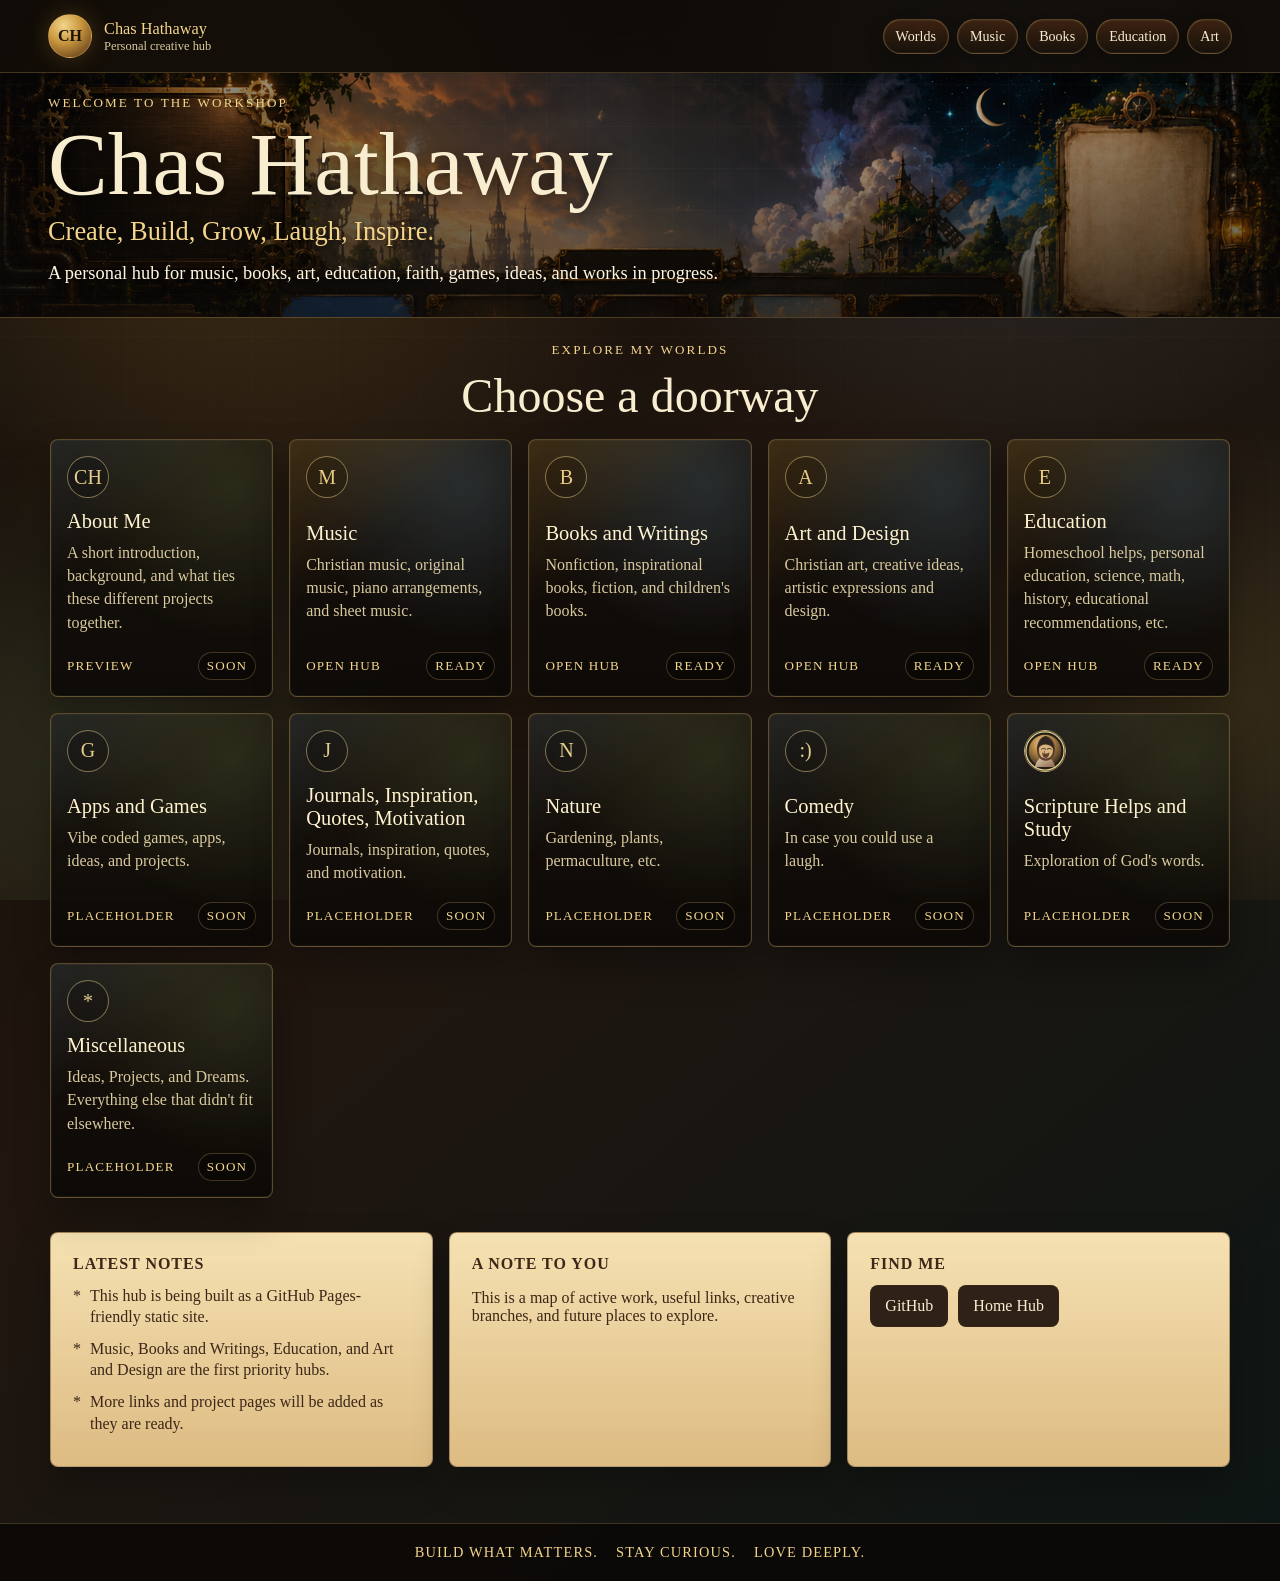
<file: index.html>
<!DOCTYPE html>
<html lang="en">
<head>
  <meta charset="UTF-8" />
  <meta name="viewport" content="width=device-width, initial-scale=1.0" />
  <title>Chas Hathaway | Personal Hub</title>
  <meta name="description" content="The personal hub for Chas Hathaway: music, books, art, education, faith, games, ideas, and works in progress." />
  <link rel="stylesheet" href="styles.css" />
</head>
<body class="home-page">
  <div class="ambient" aria-hidden="true"></div>
  <header class="site-header">
    <a class="brand-mark" href="index.html" aria-label="Chas Hathaway home">
      <span class="brand-sigil">CH</span>
      <span>
        <span class="brand-name">Chas Hathaway</span>
        <span class="brand-line">Personal creative hub</span>
      </span>
    </a>
    <nav class="top-nav" aria-label="Primary">
      <a href="#worlds">Worlds</a>
      <a href="page.html?page=music">Music</a>
      <a href="page.html?page=books-and-writings">Books</a>
      <a href="page.html?page=education">Education</a>
      <a href="page.html?page=art-and-design">Art</a>
    </nav>
  </header>

  <main>
    <section class="hero">
      <div class="hero-art" aria-hidden="true">
        <img src="assets/main-background.png" alt="" />
      </div>
      <div class="hero-copy">
        <p class="eyebrow">Welcome to the workshop</p>
        <h1 id="site-title">Chas Hathaway</h1>
        <p class="tagline" id="site-tagline">Create, Build, Grow, Laugh, Inspire.</p>
        <p class="intro" id="site-intro">A personal hub for music, books, art, education, faith, games, ideas, and works in progress.</p>
      </div>
    </section>

    <section class="section-shell" id="worlds" aria-labelledby="worlds-title">
      <div class="section-heading">
        <p class="eyebrow">Explore my worlds</p>
        <h2 id="worlds-title">Choose a doorway</h2>
      </div>
      <div class="world-grid" id="category-grid"></div>
    </section>

    <section class="lower-deck" aria-label="Notes and links">
      <article class="parchment-panel">
        <h2>Latest Notes</h2>
        <ul class="note-list" id="updates-list"></ul>
      </article>
      <article class="parchment-panel">
        <h2>A Note to You</h2>
        <p id="note-to-you"></p>
      </article>
      <article class="parchment-panel">
        <h2>Find Me</h2>
        <div class="button-row" id="quick-links"></div>
      </article>
    </section>
  </main>

  <footer class="site-footer">
    <span id="footer-left">Build what matters.</span>
    <span>Stay curious.</span>
    <span>Love deeply.</span>
  </footer>

  <script src="app.js" defer></script>
</body>
</html>
</file>
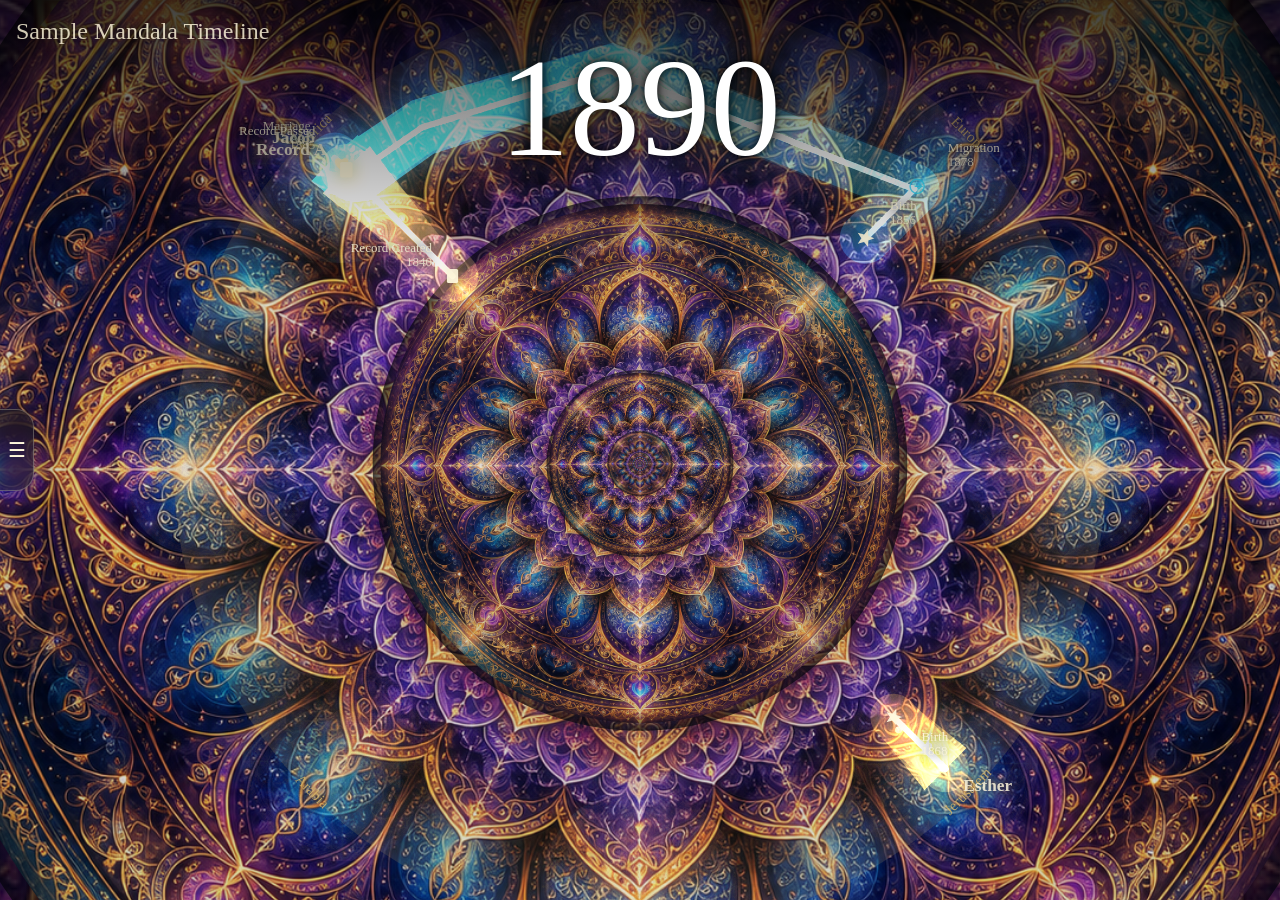
<file: mandala-fractal-timeline/index.html>
<!doctype html>
<html lang="en">
  <head>
    <meta charset="UTF-8" />
    <meta
      name="viewport"
      content="width=device-width, initial-scale=1.0, maximum-scale=1.0, user-scalable=no, viewport-fit=cover"
    />
    <title>Mandala Fractal Timeline</title>
    <script type="module" crossorigin src="./assets/mandala-CChB3yDC.js"></script>
    <link rel="modulepreload" crossorigin href="./assets/modulepreload-polyfill-B5Qt9EMX.js">
    <link rel="stylesheet" crossorigin href="./assets/mandala-CR5pvgg5.css">
  </head>
  <body>
    <main class="mandala-stage">
      <canvas id="fractal-canvas" aria-label="Infinitely zoomable mandala timeline"></canvas>
      <div id="timeline-title" class="timeline-title">Mandala Timeline</div>
      <div id="timeline-error" class="timeline-error" hidden></div>
      <div id="year-display" class="year-display">2026</div>
      <section id="timeline-manager" class="timeline-manager" aria-label="Open timelines">
        <button id="timeline-panel-toggle" class="timeline-panel-toggle" type="button" aria-label="Timeline list">☰</button>
        <div class="timeline-panel">
          <div class="timeline-panel-actions">
            <button id="open-timeline-button" class="timeline-action-button" type="button">Open Timeline</button>
          </div>
          <div id="timeline-list" class="timeline-list"></div>
        </div>
      </section>
      <input id="timeline-file-input" type="file" accept="application/json,.json" multiple hidden />
      <div class="touch-controls" aria-label="Timeline controls">
        <button class="touch-button" type="button" data-touch-direction="down" aria-label="Zoom in and go earlier">↓</button>
        <button class="touch-button touch-button-small" type="button" data-touch-shift aria-label="Change years by 100">100</button>
        <button class="touch-button" type="button" data-touch-direction="up" aria-label="Zoom out and go later">↑</button>
      </div>
    </main>
  </body>
</html>
</file>
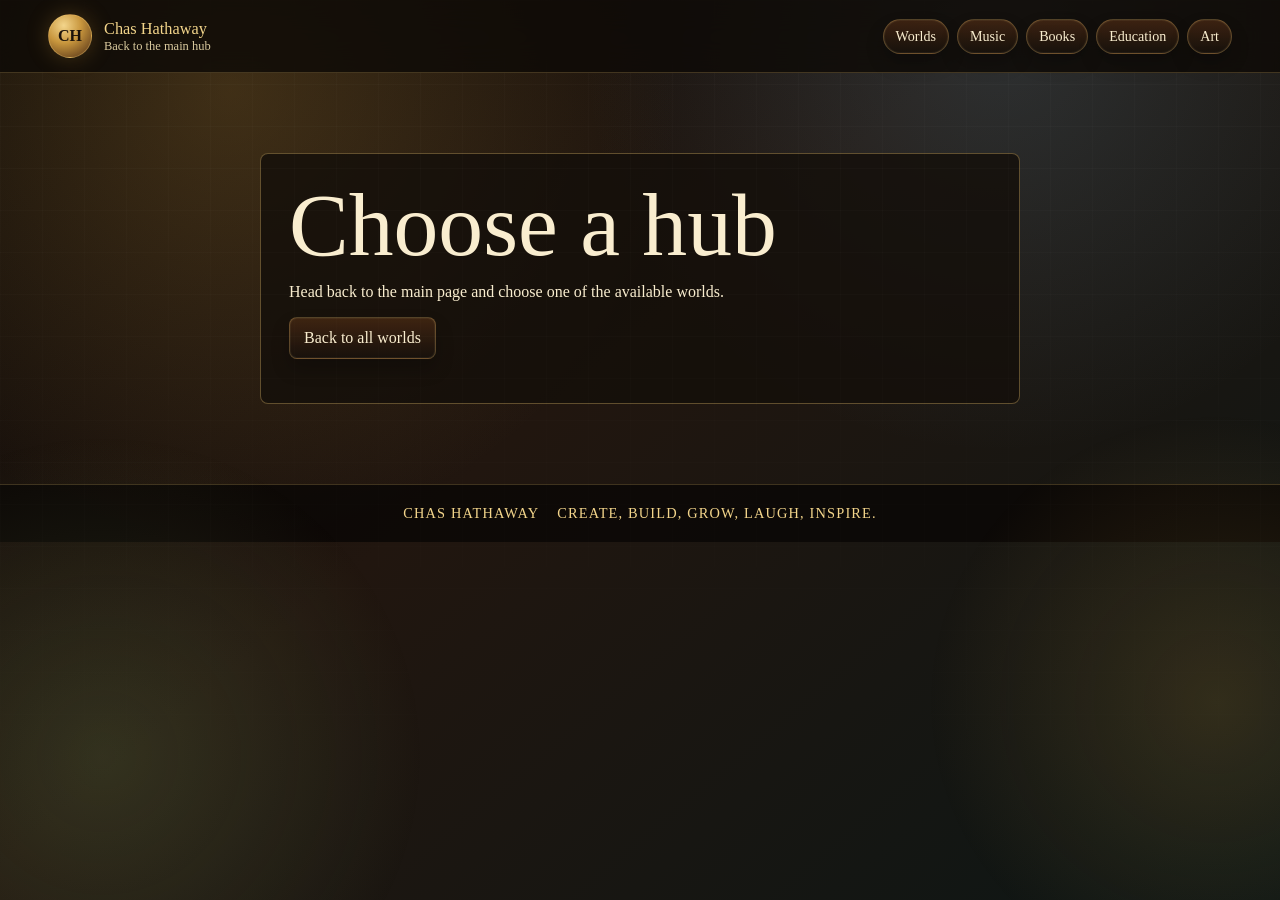
<file: page.html>
<!DOCTYPE html>
<html lang="en">
<head>
  <meta charset="UTF-8" />
  <meta name="viewport" content="width=device-width, initial-scale=1.0" />
  <title>Chas Hathaway | Hub Page</title>
  <meta name="description" content="A category hub from Chas Hathaway's personal website." />
  <link rel="stylesheet" href="styles.css" />
</head>
<body class="detail-page">
  <div class="ambient" aria-hidden="true"></div>
  <header class="site-header">
    <a class="brand-mark" href="index.html" aria-label="Chas Hathaway home">
      <span class="brand-sigil">CH</span>
      <span>
        <span class="brand-name">Chas Hathaway</span>
        <span class="brand-line">Back to the main hub</span>
      </span>
    </a>
    <nav class="top-nav" aria-label="Primary">
      <a href="index.html#worlds">Worlds</a>
      <a href="page.html?page=music">Music</a>
      <a href="page.html?page=books-and-writings">Books</a>
      <a href="page.html?page=education">Education</a>
      <a href="page.html?page=art-and-design">Art</a>
    </nav>
  </header>

  <main>
    <section class="page-hero">
      <a class="back-link" href="index.html#worlds">Back to all worlds</a>
      <p class="eyebrow" id="page-kicker">Category hub</p>
      <h1 id="page-title">Loading...</h1>
      <p class="intro" id="page-description"></p>
    </section>

    <section class="section-shell">
      <div class="section-heading">
        <p class="eyebrow">Branches</p>
        <h2 id="subsection-heading">What belongs here</h2>
      </div>
      <div class="sub-grid" id="subcategories-grid"></div>
    </section>

    <section class="section-shell compact-section">
      <div class="section-heading">
        <p class="eyebrow">Saved for later</p>
        <h2>Links and projects</h2>
      </div>
      <div class="link-board" id="resource-list"></div>
    </section>
  </main>

  <footer class="site-footer">
    <span>Chas Hathaway</span>
    <span>Create, Build, Grow, Laugh, Inspire.</span>
  </footer>

  <script src="app.js" defer></script>
</body>
</html>
</file>
<file: styles.css>
:root {
  color-scheme: dark;
  --ink: #f9edcf;
  --ink-muted: #d9c99e;
  --coal: #100d0b;
  --deep: #16110d;
  --wood: #3b2618;
  --brass: #c8963d;
  --brass-light: #f3d58b;
  --leaf: #6f8b52;
  --sky: #5e8fac;
  --ruby: #9d4d4c;
  --paper: #ead6a5;
  --paper-ink: #3c2718;
  --panel: rgba(20, 15, 10, 0.82);
  --line: rgba(240, 198, 115, 0.34);
  --shadow: rgba(0, 0, 0, 0.55);
  --radius: 8px;
}

* {
  box-sizing: border-box;
}

html {
  scroll-behavior: smooth;
}

body {
  margin: 0;
  min-height: 100vh;
  background:
    radial-gradient(circle at 18% 10%, rgba(200, 150, 61, 0.24), transparent 28rem),
    radial-gradient(circle at 78% 4%, rgba(94, 143, 172, 0.22), transparent 26rem),
    linear-gradient(140deg, #0f0b08 0%, #21160f 44%, #0d1615 100%);
  color: var(--ink);
  font-family: Georgia, "Times New Roman", serif;
  letter-spacing: 0;
}

body::before {
  content: "";
  position: fixed;
  inset: 0;
  pointer-events: none;
  background-image:
    linear-gradient(rgba(255, 255, 255, 0.025) 1px, transparent 1px),
    linear-gradient(90deg, rgba(255, 255, 255, 0.02) 1px, transparent 1px);
  background-size: 42px 42px;
  mask-image: linear-gradient(to bottom, black, transparent 90%);
}

a {
  color: inherit;
}

.ambient {
  position: fixed;
  inset: 0;
  pointer-events: none;
  background:
    radial-gradient(circle at 8% 84%, rgba(111, 139, 82, 0.24), transparent 20rem),
    radial-gradient(circle at 95% 78%, rgba(200, 150, 61, 0.18), transparent 18rem);
}

.site-header {
  position: sticky;
  top: 0;
  z-index: 10;
  display: flex;
  align-items: center;
  justify-content: space-between;
  gap: 24px;
  padding: 14px clamp(16px, 4vw, 48px);
  border-bottom: 1px solid rgba(240, 198, 115, 0.22);
  background: rgba(14, 10, 7, 0.82);
  backdrop-filter: blur(16px);
}

.brand-mark {
  display: inline-flex;
  align-items: center;
  gap: 12px;
  min-width: 0;
  text-decoration: none;
}

.brand-sigil {
  display: grid;
  place-items: center;
  width: 44px;
  height: 44px;
  border: 1px solid var(--line);
  border-radius: 50%;
  background: radial-gradient(circle at 35% 25%, var(--brass-light), var(--brass) 42%, #4c2b14 100%);
  color: #1b120a;
  font-weight: 800;
  box-shadow: 0 0 22px rgba(200, 150, 61, 0.26);
  flex: 0 0 auto;
}

.brand-name,
.brand-line {
  display: block;
}

.brand-name {
  font-size: 1.02rem;
  color: var(--brass-light);
}

.brand-line {
  color: var(--ink-muted);
  font-size: 0.78rem;
}

.top-nav {
  display: flex;
  align-items: center;
  gap: 8px;
  flex-wrap: wrap;
  justify-content: flex-end;
}

.top-nav a,
.back-link,
.resource-link {
  text-decoration: none;
  border: 1px solid rgba(240, 198, 115, 0.28);
  background: linear-gradient(180deg, rgba(76, 43, 20, 0.75), rgba(24, 17, 12, 0.88));
  color: var(--ink);
  box-shadow: inset 0 0 0 1px rgba(255, 244, 198, 0.05), 0 10px 18px rgba(0, 0, 0, 0.22);
}

.top-nav a {
  padding: 8px 12px;
  border-radius: 999px;
  font-size: 0.88rem;
}

.hero {
  position: relative;
  min-height: 245px;
  overflow: hidden;
  padding: 22px clamp(16px, 4vw, 48px) 24px;
  border-bottom: 1px solid rgba(240, 198, 115, 0.22);
}

.hero-art {
  position: absolute;
  inset: 0;
  z-index: -2;
}

.hero-art img {
  width: 100%;
  height: 100%;
  object-fit: cover;
  object-position: center top;
  filter: saturate(1.06) contrast(1.02);
}

.hero-art::after {
  content: "";
  position: absolute;
  inset: 0;
  background:
    linear-gradient(90deg, rgba(11, 8, 6, 0.62), rgba(11, 8, 6, 0.18) 46%, rgba(11, 8, 6, 0.28)),
    linear-gradient(180deg, rgba(11, 8, 6, 0.02), rgba(11, 8, 6, 0.66));
}

.hero-copy {
  max-width: 760px;
  text-shadow: 0 3px 16px rgba(0, 0, 0, 0.72);
}

.eyebrow {
  margin: 0 0 10px;
  color: var(--brass-light);
  font-size: 0.82rem;
  text-transform: uppercase;
  letter-spacing: 0.16em;
}

h1,
h2,
h3,
p {
  overflow-wrap: anywhere;
}

h1 {
  margin: 0;
  color: var(--ink);
  font-size: clamp(2.8rem, 7vw, 5.8rem);
  font-weight: 500;
  line-height: 0.95;
}

.tagline {
  margin: 10px 0 0;
  color: var(--brass-light);
  font-size: clamp(1.14rem, 2.4vw, 1.65rem);
}

.intro {
  max-width: 680px;
  margin: 12px 0 0;
  color: #fff7df;
  font-size: clamp(1rem, 1.7vw, 1.15rem);
  line-height: 1.55;
}

.currently-panel {
  align-self: center;
  padding: 22px;
  border: 1px solid rgba(111, 139, 82, 0.5);
  border-radius: var(--radius);
  background:
    linear-gradient(180deg, rgba(234, 214, 165, 0.94), rgba(195, 157, 99, 0.9)),
    var(--paper);
  color: var(--paper-ink);
  box-shadow: 0 20px 60px rgba(0, 0, 0, 0.42);
}

.currently-panel h2,
.parchment-panel h2 {
  margin: 0 0 12px;
  font-size: 1rem;
  text-transform: uppercase;
  letter-spacing: 0.06em;
}

.currently-panel ul,
.note-list {
  margin: 0;
  padding: 0;
  list-style: none;
}

.currently-panel li,
.note-list li {
  display: flex;
  gap: 9px;
  align-items: flex-start;
  margin: 10px 0;
  line-height: 1.35;
}

.section-shell {
  width: min(1180px, calc(100% - 32px));
  margin: 24px auto 34px;
  scroll-margin-top: 112px;
}

.section-heading {
  margin-bottom: 16px;
  text-align: center;
}

.section-heading h2 {
  margin: 0;
  font-size: clamp(1.8rem, 4vw, 3rem);
  font-weight: 500;
}

.world-grid,
.sub-grid {
  display: grid;
  grid-template-columns: repeat(auto-fit, minmax(205px, 1fr));
  gap: 16px;
}

.world-card,
.sub-card {
  position: relative;
  min-height: 232px;
  display: flex;
  flex-direction: column;
  justify-content: space-between;
  overflow: hidden;
  padding: 16px;
  border: 1px solid var(--line);
  border-radius: var(--radius);
  background:
    linear-gradient(180deg, rgba(23, 17, 12, 0.78), rgba(12, 9, 7, 0.92)),
    radial-gradient(circle at 50% 0%, rgba(200, 150, 61, 0.2), transparent 65%);
  box-shadow: inset 0 0 0 1px rgba(255, 244, 198, 0.04), 0 18px 36px rgba(0, 0, 0, 0.32);
  text-decoration: none;
}

.world-card::before,
.sub-card::before {
  content: "";
  position: absolute;
  inset: 0;
  background:
    linear-gradient(140deg, rgba(94, 143, 172, 0.18), transparent 36%),
    radial-gradient(circle at 82% 18%, rgba(111, 139, 82, 0.24), transparent 10rem);
  opacity: 0.82;
  pointer-events: none;
}

.world-card.priority::before {
  background:
    linear-gradient(140deg, rgba(200, 150, 61, 0.24), transparent 40%),
    radial-gradient(circle at 78% 18%, rgba(94, 143, 172, 0.26), transparent 10rem);
}

.world-card:hover,
.sub-card:hover,
.top-nav a:hover,
.resource-link:hover {
  border-color: rgba(243, 213, 139, 0.8);
  transform: translateY(-2px);
  transition: transform 160ms ease, border-color 160ms ease;
}

.card-content,
.card-footer,
.sub-card > * {
  position: relative;
}

.card-icon,
.sub-icon {
  display: grid;
  place-items: center;
  width: 42px;
  height: 42px;
  margin-bottom: 12px;
  border: 1px solid rgba(243, 213, 139, 0.5);
  border-radius: 50%;
  background: rgba(18, 12, 8, 0.72);
  color: var(--brass-light);
  font-size: 1.25rem;
}

.faith-medallion {
  background-image: url("assets/jesus-medallion.svg");
  background-size: cover;
  background-position: center;
  color: transparent;
}

.world-card h3,
.sub-card h3 {
  margin: 0 0 8px;
  color: #fff3cf;
  font-size: 1.28rem;
  font-weight: 500;
}

.world-card p,
.sub-card p {
  margin: 0;
  color: var(--ink-muted);
  line-height: 1.45;
}

.card-footer {
  display: flex;
  align-items: center;
  justify-content: space-between;
  gap: 12px;
  margin-top: 18px;
  color: var(--brass-light);
  font-size: 0.82rem;
  text-transform: uppercase;
  letter-spacing: 0.09em;
}

.status-pill {
  padding: 5px 8px;
  border: 1px solid rgba(240, 198, 115, 0.24);
  border-radius: 999px;
  background: rgba(8, 6, 5, 0.44);
}

.lower-deck {
  width: min(1180px, calc(100% - 32px));
  display: grid;
  grid-template-columns: repeat(3, 1fr);
  gap: 16px;
  margin: 34px auto 56px;
}

.parchment-panel {
  min-height: 190px;
  padding: 22px;
  border: 1px solid rgba(89, 61, 31, 0.42);
  border-radius: var(--radius);
  background:
    linear-gradient(180deg, rgba(246, 226, 179, 0.96), rgba(220, 185, 128, 0.94)),
    var(--paper);
  color: var(--paper-ink);
  box-shadow: 0 16px 34px rgba(0, 0, 0, 0.26);
}

.button-row {
  display: flex;
  flex-wrap: wrap;
  gap: 10px;
}

.resource-link,
.button-row a {
  display: inline-flex;
  align-items: center;
  justify-content: center;
  min-height: 42px;
  padding: 10px 14px;
  border-radius: var(--radius);
  color: var(--ink);
}

.button-row a {
  text-decoration: none;
  border: 1px solid rgba(82, 45, 18, 0.28);
  background: #2d2118;
}

.page-hero {
  width: min(1060px, calc(100% - 32px));
  margin: 44px auto 28px;
  padding: clamp(28px, 6vw, 74px);
  border: 1px solid var(--line);
  border-radius: var(--radius);
  background:
    linear-gradient(115deg, rgba(19, 13, 9, 0.92), rgba(31, 22, 15, 0.76)),
    radial-gradient(circle at 82% 12%, rgba(94, 143, 172, 0.32), transparent 20rem);
  box-shadow: 0 22px 60px rgba(0, 0, 0, 0.34);
}

.page-hero h1 {
  font-size: clamp(2.5rem, 7vw, 5.8rem);
}

.back-link {
  display: inline-flex;
  padding: 8px 12px;
  margin-bottom: 22px;
  border-radius: 999px;
  font-size: 0.88rem;
}

.compact-section {
  margin-top: 28px;
}

.link-board {
  display: grid;
  grid-template-columns: repeat(auto-fit, minmax(230px, 1fr));
  gap: 12px;
}

.resource-item {
  padding: 16px;
  border: 1px solid rgba(240, 198, 115, 0.2);
  border-radius: var(--radius);
  background: rgba(18, 13, 9, 0.72);
}

.resource-item h3 {
  margin: 0 0 8px;
  font-size: 1.05rem;
}

.resource-item p {
  margin: 0 0 12px;
  color: var(--ink-muted);
  line-height: 1.4;
}

.page-music {
  background:
    linear-gradient(rgba(0, 0, 0, 0.16), rgba(0, 0, 0, 0.24)),
    url("assets/music-background.png") center top / cover no-repeat fixed,
    linear-gradient(145deg, #060606 0%, #12100e 52%, #071011 100%);
}

.page-music main {
  position: relative;
  min-height: calc(100vh - 86px);
  overflow: hidden;
}

.page-music main::before {
  content: none;
}

.page-music .page-hero {
  position: relative;
  z-index: 1;
  width: min(960px, calc(100% - 32px));
  margin: 24px auto 22px;
  padding: 14px 16px 0;
  border: 0;
  box-shadow: none;
  text-align: center;
  background: transparent;
}

.page-music .back-link,
.page-music #page-kicker {
  display: none;
}

.page-music .page-hero h1 {
  color: rgba(255, 255, 255, 0.9);
  font-size: clamp(4.2rem, 9vw, 6.9rem);
  text-shadow: 0 6px 26px rgba(0, 0, 0, 0.78);
}

.page-music .page-hero .intro {
  margin: 16px auto 0;
  max-width: 640px;
  color: rgba(255, 255, 255, 0.72);
  font-family: "Segoe UI", Arial, sans-serif;
  font-size: clamp(1rem, 1.5vw, 1.18rem);
}

.page-music .page-hero::after {
  content: "";
  display: block;
  width: min(310px, 72vw);
  height: 26px;
  margin: 8px auto 0;
  background: url("assets/music-ornate.png") center / contain no-repeat;
}

.page-music .section-shell {
  position: relative;
  z-index: 1;
  width: min(1060px, calc(100% - 32px));
  margin-top: 14px;
}

.page-music .section-heading {
  display: none;
}

.page-music .sub-grid {
  grid-template-columns: repeat(3, minmax(260px, 1fr));
  gap: 20px 22px;
}

.page-music .sub-card {
  min-height: auto;
  aspect-ratio: 441 / 248;
  display: grid;
  grid-template-columns: 42% minmax(0, 1fr);
  grid-template-rows: auto auto 1fr;
  column-gap: 18px;
  align-items: center;
  padding: 8% 11% 8% 4%;
  border: 0;
  border-radius: 7px;
  background:
    url("assets/music-folder.png") center / 100% 100% no-repeat;
  box-shadow: 0 18px 34px rgba(0, 0, 0, 0.34);
  text-decoration: none;
}

.page-music .sub-card::before {
  content: none;
}

.page-music .sub-card::after {
  content: none;
}

.page-music .music-thumb {
  position: relative;
  grid-row: 1 / 4;
  width: 100%;
  height: 100%;
  aspect-ratio: auto;
  display: grid;
  place-items: center;
  overflow: hidden;
  border: 1px solid rgba(243, 213, 139, 0.2);
  border-radius: 3px;
  color: rgba(255, 239, 202, 0.88);
  font-size: 3.2rem;
  text-shadow: 0 4px 18px rgba(0, 0, 0, 0.7);
}

.page-music .music-thumb::before {
  content: "";
  position: absolute;
  inset: 0;
  background-image:
    linear-gradient(rgba(255, 255, 255, 0.05) 1px, transparent 1px),
    linear-gradient(90deg, rgba(255, 255, 255, 0.035) 1px, transparent 1px);
  background-size: 18px 18px;
  opacity: 0.4;
}

.page-music .music-thumb[style*="background-image"] {
  background-size: cover;
  background-position: center;
  background-repeat: no-repeat;
}

.page-music .music-thumb[style*="background-image"]::before {
  content: none;
}

.page-music .music-sheet {
  background:
    linear-gradient(135deg, rgba(255, 244, 211, 0.9), rgba(116, 76, 42, 0.88)),
    repeating-linear-gradient(0deg, transparent 0 15px, rgba(50, 32, 18, 0.38) 15px 17px);
}

.page-music .music-piano,
.page-music .music-keys {
  background:
    linear-gradient(135deg, rgba(22, 31, 42, 0.96), rgba(5, 6, 9, 0.95)),
    repeating-linear-gradient(90deg, rgba(255, 255, 255, 0.85) 0 12px, rgba(18, 18, 20, 0.92) 12px 18px);
}

.page-music .music-light {
  background:
    radial-gradient(circle at 48% 38%, rgba(255, 245, 195, 0.92), rgba(204, 145, 55, 0.28) 24%, transparent 42%),
    linear-gradient(140deg, #18212a, #060607 72%);
}

.page-music .music-book {
  background:
    radial-gradient(circle at 48% 40%, rgba(255, 245, 190, 0.9), rgba(86, 122, 108, 0.35) 28%, transparent 48%),
    linear-gradient(140deg, #12201e, #070809 78%);
}

.page-music .music-stage {
  background:
    radial-gradient(circle at 50% 20%, rgba(255, 230, 160, 0.28), transparent 20%),
    linear-gradient(90deg, rgba(96, 21, 17, 0.8), rgba(16, 9, 9, 0.98)),
    repeating-linear-gradient(90deg, rgba(145, 44, 36, 0.35) 0 12px, rgba(28, 13, 13, 0.9) 12px 26px);
}

.page-music .music-vinyl {
  background:
    radial-gradient(circle at 42% 48%, #e4c27a 0 8%, #0b0b0b 9% 21%, #2c2c2b 22% 24%, #070707 25% 100%);
}

.page-music .sub-icon {
  grid-column: 2;
  margin-bottom: 4px;
  width: 32px;
  height: 32px;
  border: 0;
  background: transparent;
  color: rgba(214, 169, 96, 0.92);
  font-size: 1.45rem;
  background-size: contain;
  background-position: center;
  background-repeat: no-repeat;
}

.page-music .sub-card h3,
.page-music .sub-card p {
  grid-column: 2;
}

.page-music .sub-card h3 {
  color: rgba(255, 255, 255, 0.9);
  font-size: clamp(0.78rem, 1.2vw, 1.03rem);
  line-height: 1.15;
  text-shadow: 0 4px 18px rgba(0, 0, 0, 0.62);
}

.page-music .sub-card p {
  font-size: 1rem;
}

.page-music .section-shell:not(.compact-section)::after {
  content: "“ Music speaks to the soul. What is your music saying? ”";
  display: block;
  margin: 34px auto 0;
  color: rgba(243, 213, 139, 0.78);
  font-style: italic;
  text-align: center;
  font-size: clamp(1rem, 2vw, 1.25rem);
}

.page-music .compact-section {
  display: none;
}

.page-books-and-writings {
  background:
    linear-gradient(rgba(255, 246, 226, 0.16), rgba(250, 235, 204, 0.64)),
    #f2dfb8;
  color: #123250;
}

.page-books-and-writings main {
  min-height: calc(100vh - 86px);
  background:
    linear-gradient(180deg, rgba(255, 246, 226, 0.02) 0 22%, rgba(250, 235, 204, 0.95) 35%),
    url("assets/books-background.png") center top / 100% auto no-repeat;
}

.page-books-and-writings .page-hero {
  width: min(1100px, 100%);
  min-height: 320px;
  margin: 0 auto;
  padding: clamp(34px, 6vw, 72px) clamp(18px, 8vw, 150px) 32px;
  border: 0;
  border-radius: 0;
  background: transparent;
  box-shadow: none;
  color: #123250;
  text-align: left;
}

.page-books-and-writings .back-link {
  display: none;
}

.page-books-and-writings .eyebrow {
  color: #bf8428;
  font-size: 0.82rem;
}

.page-books-and-writings .page-hero h1 {
  max-width: 560px;
  color: #123250;
  font-size: clamp(2.8rem, 6vw, 5.2rem);
  line-height: 1.02;
  text-shadow: 0 2px 0 rgba(255, 255, 255, 0.38);
}

.page-books-and-writings .page-hero .intro {
  max-width: 520px;
  color: #24435d;
  font-family: "Segoe UI", Arial, sans-serif;
  font-size: clamp(1rem, 1.6vw, 1.14rem);
  text-align: center;
}

.page-books-and-writings .page-hero::after {
  content: "♕";
  display: block;
  width: min(410px, 62vw);
  margin: 16px 0 0 44px;
  color: #c99435;
  text-align: center;
  border-top: 1px solid rgba(188, 128, 35, 0.72);
  border-bottom: 1px solid rgba(188, 128, 35, 0.34);
  line-height: 0;
  padding: 0 0 1px;
}

.page-books-and-writings .section-shell {
  width: min(1180px, calc(100% - 32px));
  margin-top: 18px;
}

.page-books-and-writings .section-heading .eyebrow {
  display: none;
}

.page-books-and-writings .section-heading h2 {
  color: #123250;
  font-size: clamp(2.2rem, 4vw, 3.6rem);
}

.page-books-and-writings .section-heading h2::before,
.page-books-and-writings .section-heading h2::after {
  content: "⌒";
  margin: 0 24px;
  color: #c99435;
  font-size: 0.72em;
}

.page-books-and-writings .sub-grid {
  grid-template-columns: repeat(auto-fit, minmax(170px, 1fr));
  gap: 16px;
}

.book-card {
  display: flex;
  flex-direction: column;
  min-height: 100%;
  padding: 8px 8px 12px;
  border: 1px solid rgba(158, 120, 72, 0.24);
  border-radius: 8px;
  background: rgba(255, 252, 244, 0.88);
  color: #123250;
  text-align: center;
  text-decoration: none;
  box-shadow: 0 10px 20px rgba(90, 61, 28, 0.16);
}

.book-card:hover {
  border-color: rgba(188, 128, 35, 0.72);
  transform: translateY(-3px);
  transition: transform 160ms ease, border-color 160ms ease;
}

.book-cover {
  width: 100%;
  aspect-ratio: 0.68;
  border-radius: 5px;
  background-color: #efe3cc;
  background-position: center;
  background-size: cover;
  background-repeat: no-repeat;
  box-shadow: inset 0 0 0 1px rgba(75, 51, 28, 0.12);
}

.book-card h3 {
  margin: 12px 6px 6px;
  color: #123250;
  font-size: 1.02rem;
  line-height: 1.16;
}

.book-card p {
  flex: 1;
  margin: 0 6px 12px;
  color: #284761;
  font-family: "Segoe UI", Arial, sans-serif;
  font-size: 0.86rem;
  line-height: 1.28;
}

.book-action {
  align-self: center;
  min-width: 112px;
  padding: 7px 12px;
  border: 1px solid rgba(188, 128, 35, 0.74);
  border-radius: 5px;
  background: #fffaf0;
  color: #123250;
  font-family: "Segoe UI", Arial, sans-serif;
  font-size: 0.82rem;
  font-weight: 700;
}

.book-card.coming-soon .book-action {
  color: #7a5216;
}

.book-card.coming-soon .book-action::before {
  content: "★ ";
  color: #c99435;
}

.page-books-and-writings .compact-section {
  margin-top: 18px;
}

.page-books-and-writings .compact-section .section-heading {
  display: none;
}

.page-books-and-writings .link-board {
  display: block;
}

.page-books-and-writings .resource-item {
  border: 0;
  background: transparent;
  color: #123250;
  text-align: center;
}

.page-books-and-writings .resource-item h3 {
  color: #123250;
  font-size: clamp(1.4rem, 3vw, 2.1rem);
}

.page-books-and-writings .resource-item p {
  color: #284761;
  font-family: "Segoe UI", Arial, sans-serif;
}

.site-footer {
  display: flex;
  flex-wrap: wrap;
  justify-content: center;
  gap: 18px;
  padding: 20px;
  border-top: 1px solid rgba(240, 198, 115, 0.22);
  color: var(--brass-light);
  background: rgba(10, 7, 5, 0.84);
  font-size: 0.9rem;
  text-transform: uppercase;
  letter-spacing: 0.08em;
}

.missing-page {
  width: min(760px, calc(100% - 32px));
  margin: 80px auto;
  padding: 28px;
  border: 1px solid var(--line);
  border-radius: var(--radius);
  background: var(--panel);
}

@media (max-width: 880px) {
  .site-header {
    align-items: flex-start;
    flex-direction: column;
  }

  .top-nav {
    justify-content: flex-start;
  }

  .hero {
    grid-template-columns: 1fr;
    gap: 24px;
    min-height: auto;
  }

  .currently-panel {
    max-width: 460px;
  }

  .lower-deck {
    grid-template-columns: 1fr;
  }

  .page-music .sub-grid {
    grid-template-columns: 1fr;
  }

  .page-music .sub-card {
    width: min(100%, 520px);
    margin-inline: auto;
  }
}

@media (max-width: 560px) {
  .top-nav a {
    padding: 8px 10px;
  }

  .world-grid,
  .sub-grid {
    grid-template-columns: 1fr;
  }

  .hero,
  .page-hero {
    width: auto;
  }

  .hero {
    padding-top: 40px;
  }

  .currently-panel,
  .parchment-panel {
    padding: 18px;
  }

  .page-music {
    background-attachment: scroll;
  }

  .page-music .page-hero h1 {
    font-size: clamp(3.2rem, 16vw, 4.4rem);
  }

  .page-music .sub-card {
    grid-template-columns: 39% minmax(0, 1fr);
    padding: 8% 10% 8% 4%;
  }

  .page-music .sub-icon {
    width: 26px;
    height: 26px;
    font-size: 1.15rem;
  }

  .page-music .sub-card h3 {
    font-size: clamp(0.98rem, 5vw, 1.24rem);
  }
}
</file>
<file: mandala-fractal-timeline/assets/mandala-CR5pvgg5.css>
:root{color:#fff;background:#02030a;font-family:Engravers MT,Times New Roman,serif;font-synthesis:none;text-rendering:optimizeLegibility}*{box-sizing:border-box}html,body,.mandala-stage{width:100%;height:100%;margin:0;overflow:hidden;overscroll-behavior:none}body{background:#02030a;-webkit-user-select:none;user-select:none;-webkit-tap-highlight-color:transparent}button{font:inherit}.mandala-stage{position:relative}#fractal-canvas{display:block;width:100%;height:100%;touch-action:none}.year-display{position:fixed;top:clamp(22px,4.5vh,54px);left:50%;z-index:2;min-width:min(92vw,760px);transform:translate(-50%);color:#fff;font-family:Engravers MT,Times New Roman,serif;font-size:clamp(58px,11vw,150px);line-height:.95;letter-spacing:0;text-align:center;text-shadow:0 0 8px rgba(0,0,0,.95),0 0 28px rgba(0,0,0,.82),0 0 44px rgba(255,255,255,.18);pointer-events:none;-webkit-user-select:none;user-select:none}.year-display.is-bc{color:#ff1717;text-shadow:0 0 8px rgba(0,0,0,.95),0 0 26px rgba(255,0,0,.65),0 0 54px rgba(255,0,0,.42)}.timeline-title,.timeline-error{position:fixed;left:max(16px,env(safe-area-inset-left));z-index:2;max-width:min(44vw,520px);color:#fff8dc;font-family:Georgia,Times New Roman,serif;letter-spacing:0;text-shadow:0 0 8px rgba(0,0,0,.9),0 0 22px rgba(255,210,120,.28);pointer-events:none}.timeline-title{top:max(18px,env(safe-area-inset-top));font-size:clamp(15px,2vw,24px);opacity:.82}.timeline-error{bottom:max(18px,env(safe-area-inset-bottom));color:#ffd3d3;font-size:13px;opacity:.92}.timeline-manager{position:fixed;top:50%;left:max(0px,env(safe-area-inset-left));z-index:4;display:flex;align-items:center;transform:translateY(-50%);font-family:Georgia,Times New Roman,serif}.timeline-panel-toggle,.timeline-action-button,.timeline-close-button{border:1px solid rgba(255,248,220,.28);color:#fff8dc;background:#0406128f;box-shadow:0 10px 30px #0006,inset 0 0 18px #ffffff0f;backdrop-filter:blur(12px);-webkit-backdrop-filter:blur(12px)}.timeline-panel-toggle{width:34px;height:82px;border-left:0;border-radius:0 18px 18px 0;font-size:20px;cursor:pointer}.timeline-panel{width:min(310px,78vw);max-height:min(72vh,520px);margin-left:8px;border:1px solid rgba(255,248,220,.18);border-radius:8px;padding:12px;overflow:auto;color:#fff8dc;background:linear-gradient(180deg,#050818c7,#08091c8a);box-shadow:0 18px 42px #0000007a,inset 0 0 28px #ffffff0d;backdrop-filter:blur(14px);-webkit-backdrop-filter:blur(14px);opacity:0;transform:translate(-14px);pointer-events:none;transition:opacity .16s ease,transform .16s ease}.timeline-manager.is-open .timeline-panel,.timeline-manager:focus-within .timeline-panel{opacity:1;transform:translate(0);pointer-events:auto}.timeline-panel-actions{display:flex;gap:8px;margin-bottom:10px}.timeline-action-button{min-height:36px;border-radius:8px;padding:0 12px;font-size:13px;cursor:pointer}.timeline-action-button:hover,.timeline-panel-toggle:hover,.timeline-close-button:hover{border-color:#fff8dc9e;background:#a66fff38}.timeline-list{display:grid;gap:8px}.timeline-list-empty{color:#fff8dcad;font-size:13px;line-height:1.35}.timeline-row{display:grid;grid-template-columns:minmax(0,1fr) auto;gap:8px;align-items:center;min-height:44px;border:1px solid rgba(255,248,220,.14);border-radius:8px;padding:8px;background:#ffffff0d}.timeline-check{display:grid;grid-template-columns:auto minmax(0,1fr);gap:8px;align-items:center;min-width:0;cursor:pointer}.timeline-check input{accent-color:#d9b76a}.timeline-row-title{display:block;overflow:hidden;color:#fff8dc;font-size:13px;line-height:1.2;text-overflow:ellipsis;white-space:nowrap}.timeline-row-meta{display:block;margin-top:2px;overflow:hidden;color:#fff8dc94;font-size:11px;text-overflow:ellipsis;white-space:nowrap}.timeline-close-button{width:30px;height:30px;border-radius:50%;font-size:18px;line-height:1;cursor:pointer}.touch-controls{position:fixed;right:max(16px,env(safe-area-inset-right));bottom:max(16px,env(safe-area-inset-bottom));z-index:3;display:none;align-items:center;gap:10px}.touch-button{display:grid;place-items:center;width:64px;height:64px;border:1px solid rgba(255,255,255,.32);border-radius:50%;color:#fff;background:#0406128a;box-shadow:0 10px 30px #00000073,inset 0 0 22px #ffffff14;backdrop-filter:blur(12px);-webkit-backdrop-filter:blur(12px);font-family:ui-serif,Georgia,Times New Roman,serif;font-size:32px;line-height:1;touch-action:none}.touch-button-small{width:56px;height:56px;font-family:Inter,ui-sans-serif,system-ui,sans-serif;font-size:17px;font-weight:800}.touch-button.is-active{border-color:#ffffffd1;background:#b275ff57;box-shadow:0 0 20px #9f5cff70,0 10px 30px #00000073,inset 0 0 22px #ffffff29}@media(pointer:coarse),(max-width:760px){.year-display{top:calc(env(safe-area-inset-top) + clamp(20px,4vh,42px));font-size:clamp(54px,17vw,104px)}.timeline-title{top:auto;bottom:calc(env(safe-area-inset-bottom) + 92px);max-width:42vw;font-size:13px}.timeline-manager{top:auto;bottom:calc(env(safe-area-inset-bottom) + 172px);transform:none}.timeline-panel-toggle{width:36px;height:62px}.timeline-panel{max-height:42vh}.touch-controls{display:flex}}
</file>
